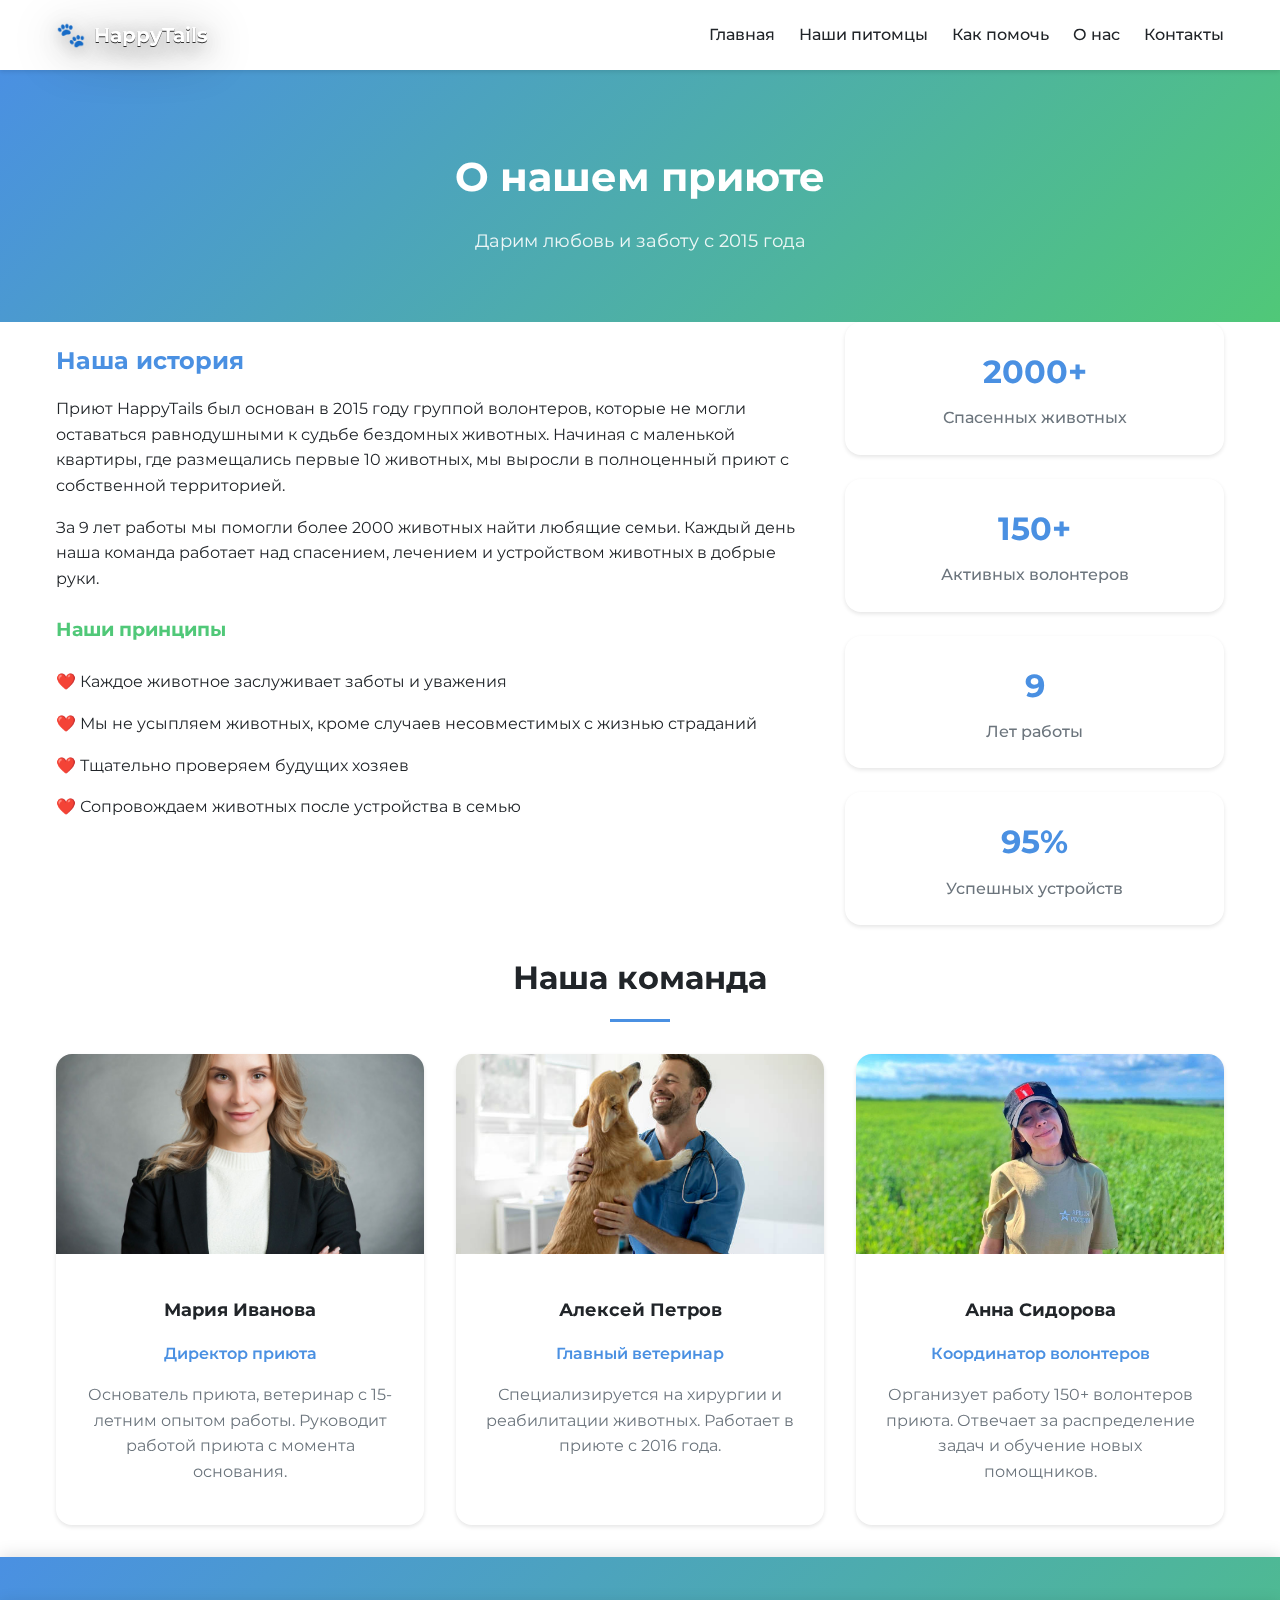
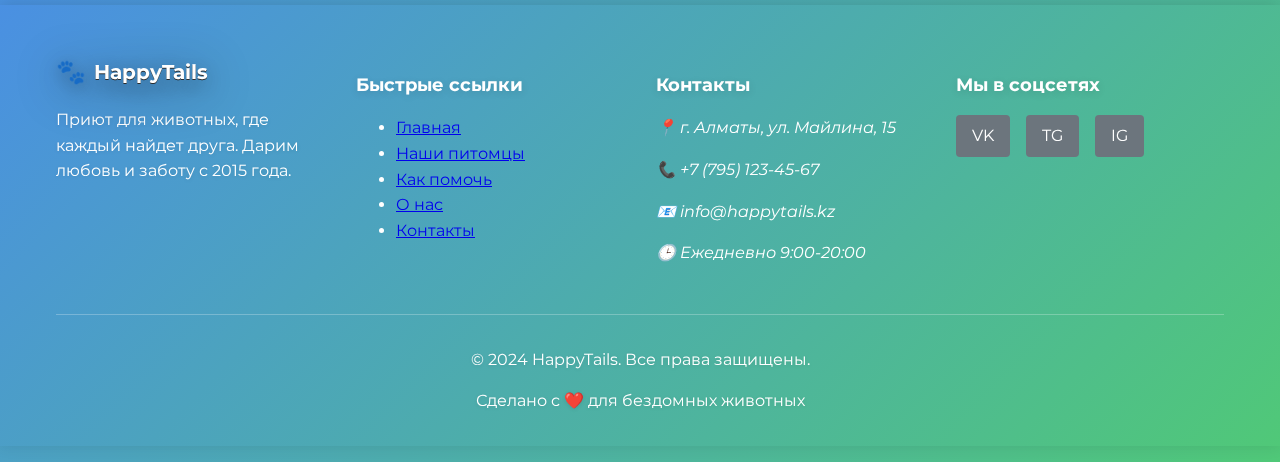
<file: about.html>
<!DOCTYPE html>
<html lang="ru">
<head>
    <meta charset="UTF-8">
    <meta name="viewport" content="width=device-width, initial-scale=1.0">
    <title>О нас - HappyTails</title>
    
    <link rel="preconnect" href="https://fonts.googleapis.com">
    <link rel="preconnect" href="https://fonts.gstatic.com" crossorigin>
    <link href="https://fonts.googleapis.com/css2?family=Montserrat:wght@400;500;600;700&display=swap" rel="stylesheet">
    
<link rel="stylesheet" href="style.css">
<link rel="stylesheet" href="variables.css">
<link rel="stylesheet" href="normalize.css">
</head>
<body>
    <header class="header">
          <header class="header">
        <div class="container">
            <div class="header__inner">
                <a href="index.html" class="logo">
                    <span class="logo__icon">🐾</span>
                    <span class="logo__text">HappyTails</span>
                </a>
                
                <!-- Гамбургер-меню на CSS (чекбокс перед навигацией для корректной работы селектора ~ ) -->
                <input type="checkbox" id="burger-toggle" class="burger-toggle">
                <label for="burger-toggle" class="burger" aria-label="Открыть меню" title="Меню">
                    <span></span>
                    <span></span>
                    <span></span>
                </label>

                <nav class="nav">
                    <ul class="nav__list">
                        <li class="nav__item"><a href="index.html" class="nav__link">Главная</a></li>
                        <li class="nav__item"><a href="pets.html" class="nav__link">Наши питомцы</a></li>
                        <li class="nav__item"><a href="help.html" class="nav__link">Как помочь</a></li>
                        <li class="nav__item"><a href="about.html" class="nav__link">О нас</a></li>
                        <li class="nav__item"><a href="contacts.html" class="nav__link">Контакты</a></li>
                    </ul>
                </nav>
            </div>
        </div>
    </header>

    <main class="main">
        <section class="page-header">
            <div class="container">
                <h1 class="page-title">О нашем приюте</h1>
                <p class="page-subtitle">Дарим любовь и заботу с 2015 года</p>
            </div>
        </section>

        <section class="about-story">
            <div class="container">
                <div class="about-content">
                    <div class="about-text">
                        <h2>Наша история</h2>
                        <p>Приют HappyTails был основан в 2015 году группой волонтеров, которые не могли оставаться равнодушными к судьбе бездомных животных. Начиная с маленькой квартиры, где размещались первые 10 животных, мы выросли в полноценный приют с собственной территорией.</p>
                        
                        <p>За 9 лет работы мы помогли более 2000 животных найти любящие семьи. Каждый день наша команда работает над спасением, лечением и устройством животных в добрые руки.</p>
                        
                        <h3>Наши принципы</h3>
                        <ul>
                            <li>Каждое животное заслуживает заботы и уважения</li>
                            <li>Мы не усыпляем животных, кроме случаев несовместимых с жизнью страданий</li>
                            <li>Тщательно проверяем будущих хозяев</li>
                            <li>Сопровождаем животных после устройства в семью</li>
                        </ul>
                    </div>
                    
                    <div class="about-stats">
                        <div class="stat-card">
                            <div class="stat-number">2000+</div>
                            <div class="stat-text">Спасенных животных</div>
                        </div>
                        <div class="stat-card">
                            <div class="stat-number">150+</div>
                            <div class="stat-text">Активных волонтеров</div>
                        </div>
                        <div class="stat-card">
                            <div class="stat-number">9</div>
                            <div class="stat-text">Лет работы</div>
                        </div>
                        <div class="stat-card">
                            <div class="stat-number">95%</div>
                            <div class="stat-text">Успешных устройств</div>
                        </div>
                    </div>
                </div>
            </div>
        </section>

        <section class="team">
            <div class="container">
                <h2 class="section-title">Наша команда</h2>
                <div class="team-grid">
                    <article class="team-card">
                        <div class="team-card__image">
                            <img src="director.jpg" alt="Директор приюта Мария" width="200" height="200" loading="lazy">
                        </div>
                        <div class="team-card__content">
                            <h3 class="team-card__name">Мария Иванова</h3>
                            <p class="team-card__role">Директор приюта</p>
                            <p class="team-card__bio">Основатель приюта, ветеринар с 15-летним опытом работы. Руководит работой приюта с момента основания.</p>
                        </div>
                    </article>

                    <article class="team-card">
                        <div class="team-card__image">
                            <img src="vet.jpg" alt="Ветеринар Алексей" width="200" height="200" loading="lazy">
                        </div>
                        <div class="team-card__content">
                            <h3 class="team-card__name">Алексей Петров</h3>
                            <p class="team-card__role">Главный ветеринар</p>
                            <p class="team-card__bio">Специализируется на хирургии и реабилитации животных. Работает в приюте с 2016 года.</p>
                        </div>
                    </article>

                    <article class="team-card">
                        <div class="team-card__image">
                            <img src="volonter.jpg" alt="Координатор Анна" width="200" height="200" loading="lazy">
                        </div>
                        <div class="team-card__content">
                            <h3 class="team-card__name">Анна Сидорова</h3>
                            <p class="team-card__role">Координатор волонтеров</p>
                            <p class="team-card__bio">Организует работу 150+ волонтеров приюта. Отвечает за распределение задач и обучение новых помощников.</p>
                        </div>
                    </article>
                </div>
            </div>
        </section>
    </main>

    <footer class="footer">
        <!-- Тот же футер -->
         <footer class="footer">
    <div class="container">
        <div class="footer__content">
            <!-- Информация о приюте -->
            <div class="footer__info">
                <div class="logo">
                    <span class="logo__icon">🐾</span>
                    <span class="logo__text">HappyTails</span>
                </div>
                <p class="footer__text">Приют для животных, где каждый найдет друга. Дарим любовь и заботу с 2015 года.</p>
            </div>
            
            <!-- Быстрые ссылки -->
            <div class="footer__links">
                <h3 class="footer__title">Быстрые ссылки</h3>
                <ul class="footer__list">
                    <li><a href="index.html" class="footer__link">Главная</a></li>
                    <li><a href="pets.html" class="footer__link">Наши питомцы</a></li>
                    <li><a href="help.html" class="footer__link">Как помочь</a></li>
                    <li><a href="about.html" class="footer__link">О нас</a></li>
                    <li><a href="contacts.html" class="footer__link">Контакты</a></li>
                </ul>
            </div>
            
            <!-- Контакты -->
            <div class="footer__contacts">
                <h3 class="footer__title">Контакты</h3>
                <address class="footer__address">
                    <p>📍 г. Алматы, ул. Майлина, 15</p>
                    <p>📞 +7 (795) 123-45-67</p>
                    <p>📧 info@happytails.kz</p>
                    <p>🕒 Ежедневно 9:00-20:00</p>
                </address>
            </div>
            
            <!-- Соцсети -->
            <div class="footer__social">
                <h3 class="footer__title">Мы в соцсетях</h3>
                <div class="social-links">
                    <a href="#" class="social-link" aria-label="ВКонтакте">
                        <span>VK</span>
                    </a>
                    <a href="#" class="social-link" aria-label="Telegram">
                        <span>TG</span>
                    </a>
                    <a href="#" class="social-link" aria-label="Instagram">
                        <span>IG</span>
                    </a>
                </div>
            </div>
        </div>
        
        <!-- Нижняя часть футера -->
        <div class="footer__bottom">
            <p>&copy; 2024 HappyTails. Все права защищены.</p>
            <p>Сделано с ❤️ для бездомных животных</p>
        </div>
    </div>
</footer>
</body>
</html>
</file>
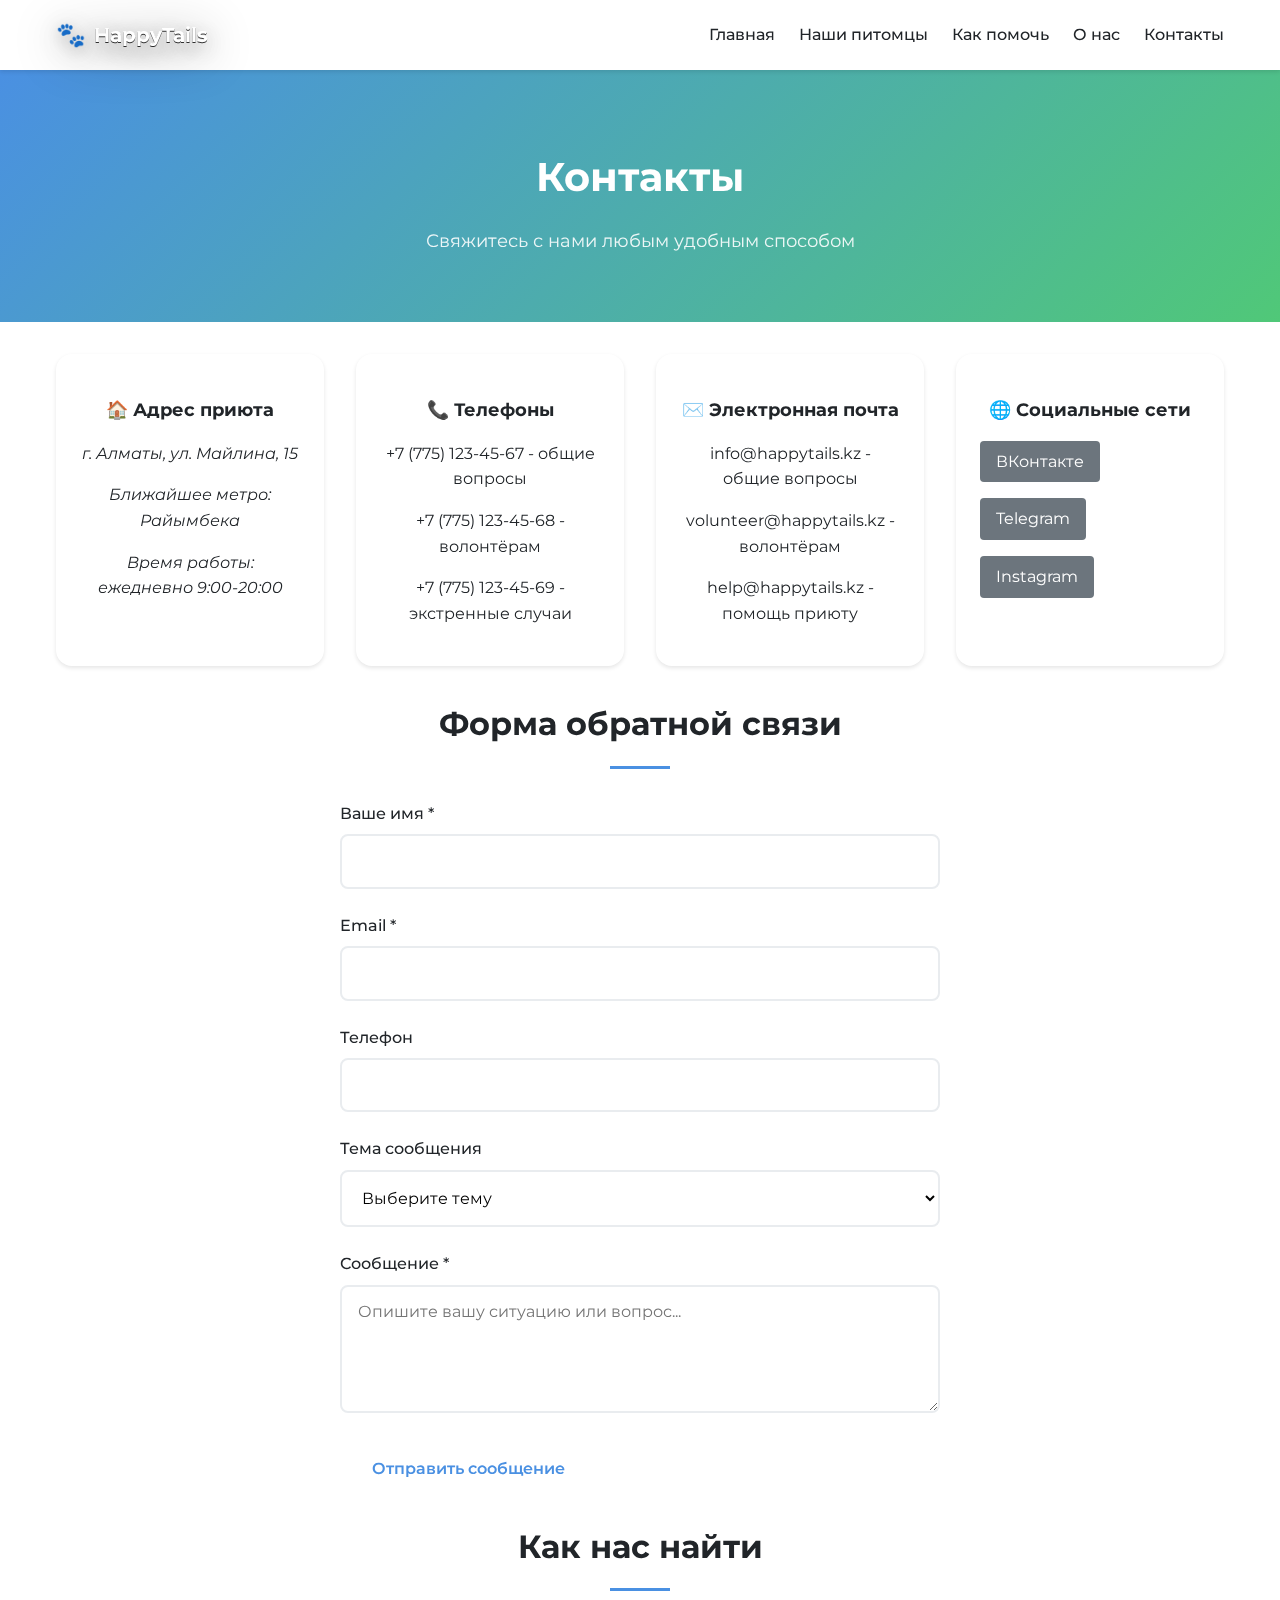
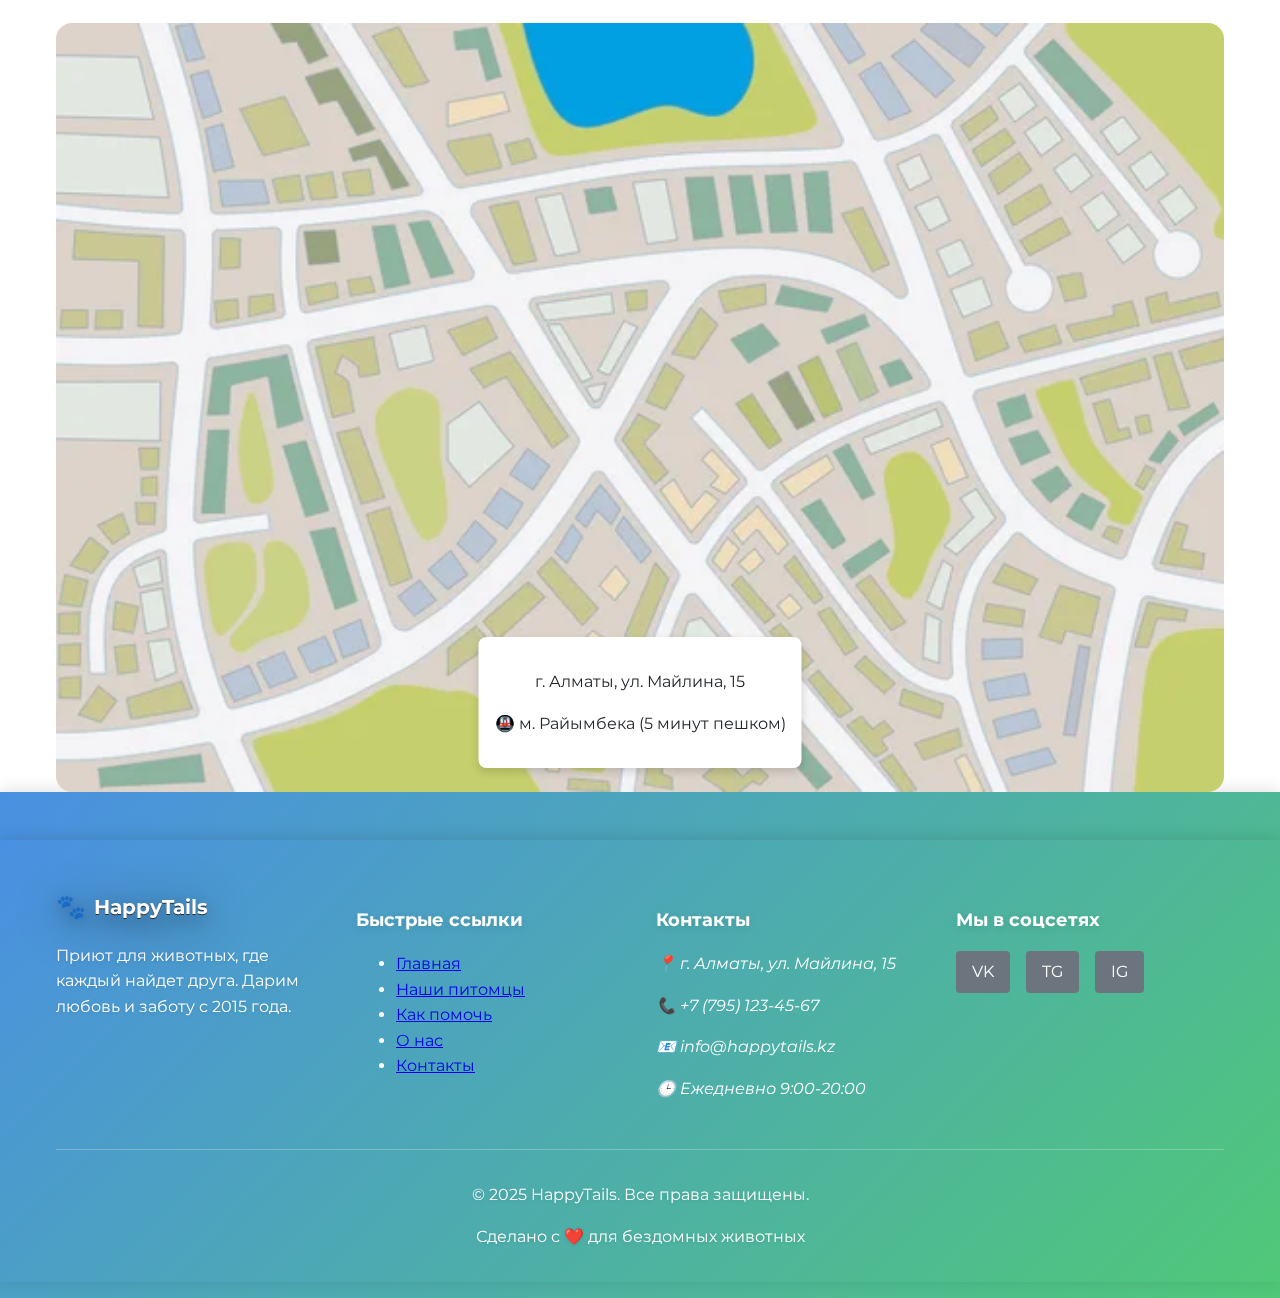
<file: contacts.html>
<!DOCTYPE html>
<html lang="ru">
<head>
    <meta charset="UTF-8">
    <meta name="viewport" content="width=device-width, initial-scale=1.0">
    <title>Контакты - HappyTails</title>
    
    <link rel="preconnect" href="https://fonts.googleapis.com">
    <link rel="preconnect" href="https://fonts.gstatic.com" crossorigin>
    <link href="https://fonts.googleapis.com/css2?family=Montserrat:wght@400;500;600;700&display=swap" rel="stylesheet">
    
<link rel="stylesheet" href="style.css">
<link rel="stylesheet" href="variables.css">
<link rel="stylesheet" href="normalize.css">
</head>
<body>
    <header class="header">
          <header class="header">
        <div class="container">
            <div class="header__inner">
                <a href="index.html" class="logo">
                    <span class="logo__icon">🐾</span>
                    <span class="logo__text">HappyTails</span>
                </a>
                
                <!-- Гамбургер-меню для мобильных -->
                <input type="checkbox" id="burger-toggle" class="burger-toggle">
                <label for="burger-toggle" class="burger" aria-label="Открыть меню" title="Меню">
                    <span></span>
                    <span></span>
                    <span></span>
                </label>

                <nav class="nav">
                    <ul class="nav__list">
                        <li class="nav__item"><a href="index.html" class="nav__link">Главная</a></li>
                        <li class="nav__item"><a href="pets.html" class="nav__link">Наши питомцы</a></li>
                        <li class="nav__item"><a href="help.html" class="nav__link">Как помочь</a></li>
                        <li class="nav__item"><a href="about.html" class="nav__link">О нас</a></li>
                        <li class="nav__item"><a href="contacts.html" class="nav__link">Контакты</a></li>
                    </ul>
                </nav>
            </div>
        </div>
    </header>

    <main class="main">
        <section class="page-header">
            <div class="container">
                <h1 class="page-title">Контакты</h1>
                <p class="page-subtitle">Свяжитесь с нами любым удобным способом</p>
            </div>
        </section>

        <section class="contact-info">
            <div class="container">
                <div class="contact-grid">
                    <article class="contact-card">
                        <h3 class="contact-card__title">🏠 Адрес приюта</h3>
                        <address>
                            <p>г. Алматы, ул. Майлина, 15</p>
                            <p>Ближайшее метро: Райымбека</p>
                            <p>Время работы: ежедневно 9:00-20:00</p>
                        </address>
                    </article>

                    <article class="contact-card">
                        <h3 class="contact-card__title">📞 Телефоны</h3>
                        <p>+7 (775) 123-45-67 - общие вопросы</p>
                        <p>+7 (775) 123-45-68 - волонтёрам</p>
                        <p>+7 (775) 123-45-69 - экстренные случаи</p>
                    </article>

                    <article class="contact-card">
                        <h3 class="contact-card__title">✉️ Электронная почта</h3>
                        <p>info@happytails.kz - общие вопросы</p>
                        <p>volunteer@happytails.kz - волонтёрам</p>
                        <p>help@happytails.kz - помощь приюту</p>
                    </article>

                    <article class="contact-card">
                        <h3 class="contact-card__title">🌐 Социальные сети</h3>
                        <div class="social-links">
                            <a href="#" class="social-link">ВКонтакте</a>
                            <a href="#" class="social-link">Telegram</a>
                            <a href="#" class="social-link">Instagram</a>
                        </div>
                    </article>
                </div>
            </div>
        </section>

        <section class="contact-form">
            <div class="container">
                <h2 class="section-title">Форма обратной связи</h2>
                <form class="form" action="#" method="POST">
                    <div class="form-group">
                        <label for="contact-name" class="form-label">Ваше имя *</label>
                        <input type="text" id="contact-name" name="name" class="form-input" required>
                    </div>
                    
                    <div class="form-group">
                        <label for="contact-email" class="form-label">Email *</label>
                        <input type="email" id="contact-email" name="email" class="form-input" required>
                    </div>
                    
                    <div class="form-group">
                        <label for="contact-phone" class="form-label">Телефон</label>
                        <input type="tel" id="contact-phone" name="phone" class="form-input">
                    </div>
                    
                    <div class="form-group">
                        <label for="contact-subject" class="form-label">Тема сообщения</label>
                        <select id="contact-subject" name="subject" class="form-select">
                            <option value="">Выберите тему</option>
                            <option value="adoption">Хочу забрать питомца</option>
                            <option value="volunteer">Хочу стать волонтёром</option>
                            <option value="help">Хочу помочь приюту</option>
                            <option value="question">Вопрос о работе приюта</option>
                            <option value="other">Другое</option>
                        </select>
                    </div>
                    
                    <div class="form-group">
                        <label for="contact-message" class="form-label">Сообщение *</label>
                        <textarea id="contact-message" name="message" class="form-textarea" rows="5" required placeholder="Опишите вашу ситуацию или вопрос..."></textarea>
                    </div>
                    
                    <button type="submit" class="btn btn--primary">Отправить сообщение</button>
                </form>
            </div>
        </section>

        <section class="map">
            <div class="container">
                <h2 class="section-title">Как нас найти</h2>
                <div class="map-placeholder">
                    <img src="map.jpg" alt="Карта расположения приюта HappyTails" width="800" height="400" loading="lazy">
                    <div class="map-overlay">
                        <p>г. Алматы, ул. Майлина, 15</p>
                        <p>🚇 м. Райымбека (5 минут пешком)</p>
                    </div>
                </div>
            </div>
        </section>
    </main>

    <footer class="footer">
        <!-- Тот же футер -->
         <footer class="footer">
    <div class="container">
        <div class="footer__content">
            <!-- Информация о приюте -->
            <div class="footer__info">
                <div class="logo">
                    <span class="logo__icon">🐾</span>
                    <span class="logo__text">HappyTails</span>
                </div>
                <p class="footer__text">Приют для животных, где каждый найдет друга. Дарим любовь и заботу с 2015 года.</p>
            </div>
            
            <!-- Быстрые ссылки -->
            <div class="footer__links">
                <h3 class="footer__title">Быстрые ссылки</h3>
                <ul class="footer__list">
                    <li><a href="index.html" class="footer__link">Главная</a></li>
                    <li><a href="pets.html" class="footer__link">Наши питомцы</a></li>
                    <li><a href="help.html" class="footer__link">Как помочь</a></li>
                    <li><a href="about.html" class="footer__link">О нас</a></li>
                    <li><a href="contacts.html" class="footer__link">Контакты</a></li>
                </ul>
            </div>
            
            <!-- Контакты -->
            <div class="footer__contacts">
                <h3 class="footer__title">Контакты</h3>
                <address class="footer__address">
                    <p>📍 г. Алматы, ул. Майлина, 15</p>
                    <p>📞 +7 (795) 123-45-67</p>
                    <p>📧 info@happytails.kz</p>
                    <p>🕒 Ежедневно 9:00-20:00</p>
                </address>
            </div>
            
            <!-- Соцсети -->
            <div class="footer__social">
                <h3 class="footer__title">Мы в соцсетях</h3>
                <div class="social-links">
                    <a href="#" class="social-link" aria-label="ВКонтакте">
                        <span>VK</span>
                    </a>
                    <a href="#" class="social-link" aria-label="Telegram">
                        <span>TG</span>
                    </a>
                    <a href="#" class="social-link" aria-label="Instagram">
                        <span>IG</span>
                    </a>
                </div>
            </div>
        </div>
        
        <!-- Нижняя часть футера -->
        <div class="footer__bottom">
            <p>&copy; 2025 HappyTails. Все права защищены.</p>
            <p>Сделано с ❤️ для бездомных животных</p>
        </div>
    </div>
</footer>
</body>
</html>
</file>
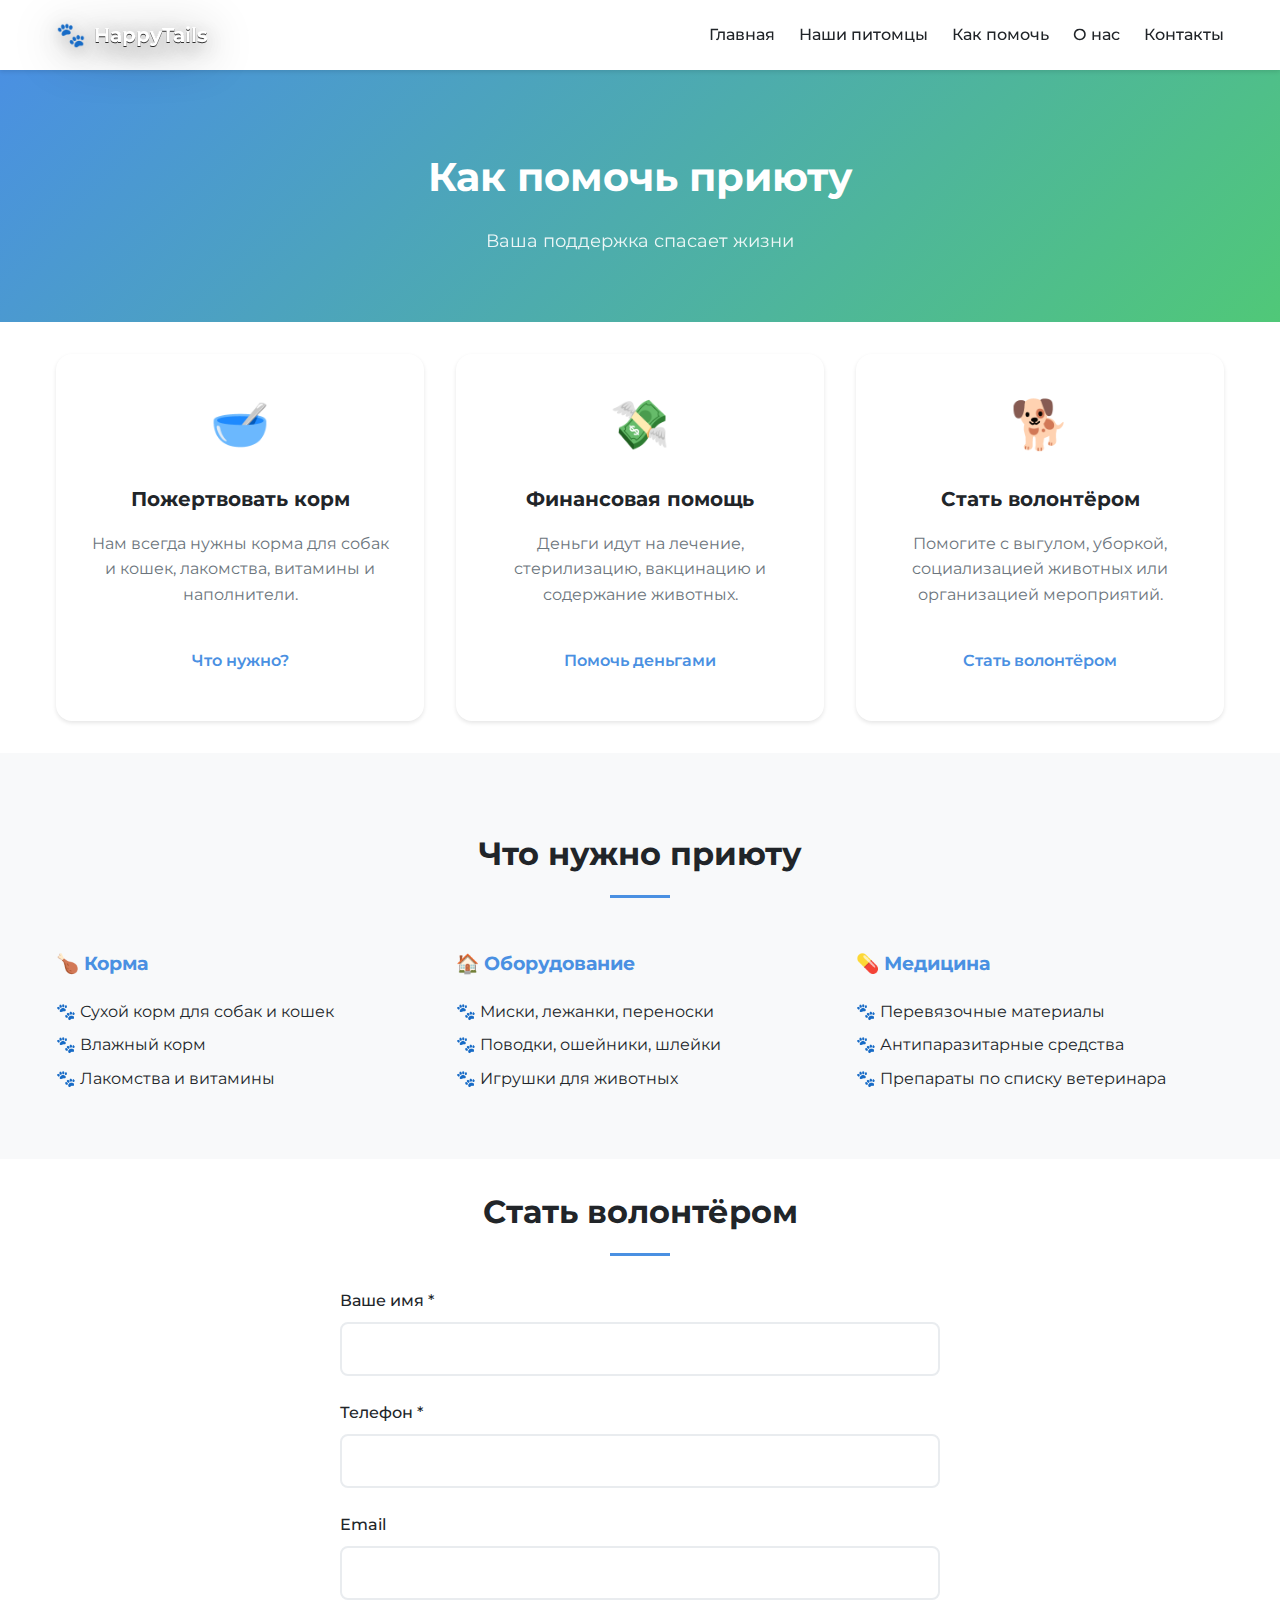
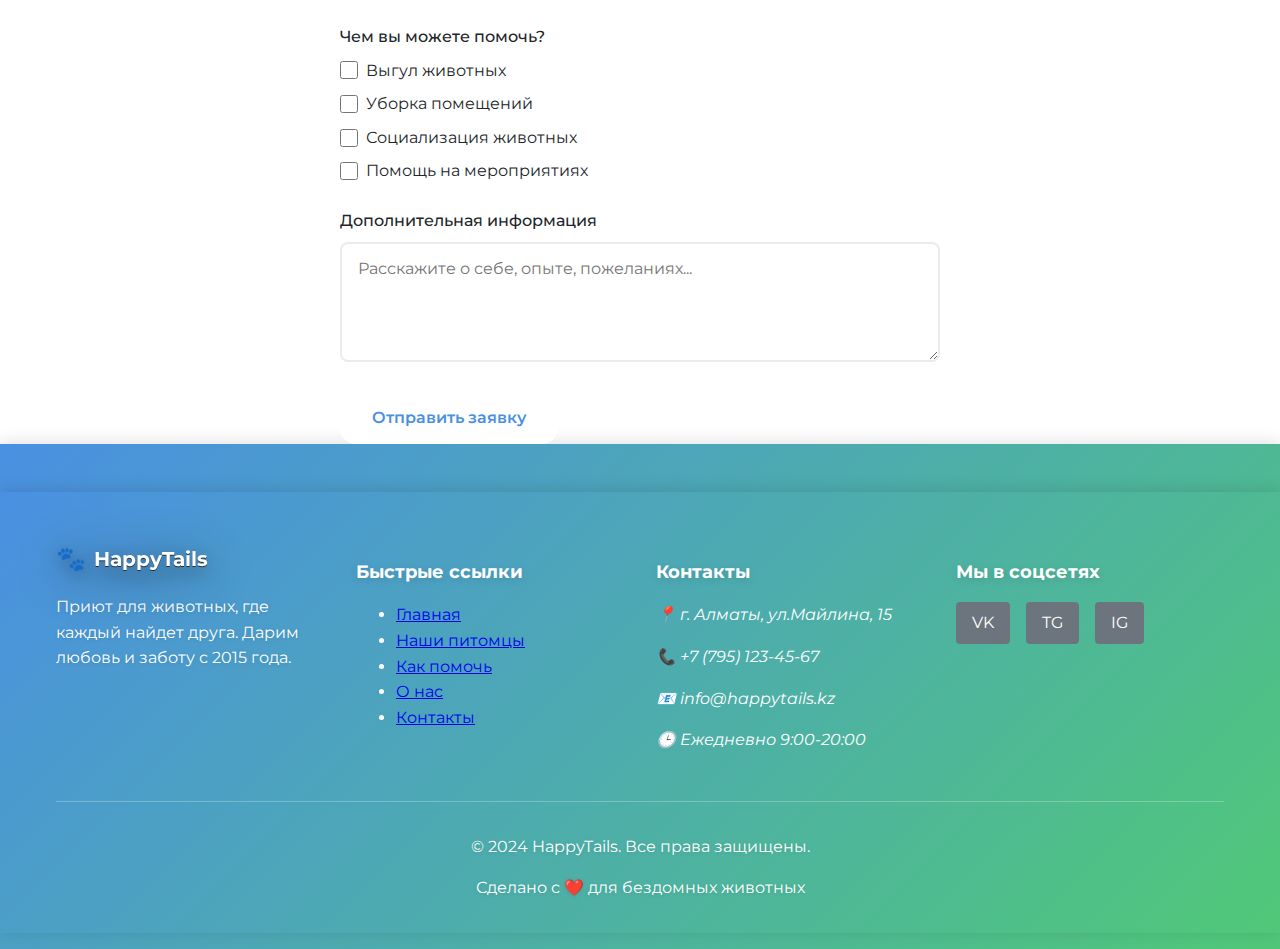
<file: help.html>
<!DOCTYPE html>
<html lang="ru">
<head>
    <meta charset="UTF-8">
    <meta name="viewport" content="width=device-width, initial-scale=1.0">
    <title>Как помочь - HappyTails</title>
    
    <link rel="preconnect" href="https://fonts.googleapis.com">
    <link rel="preconnect" href="https://fonts.gstatic.com" crossorigin>
    <link href="https://fonts.googleapis.com/css2?family=Montserrat:wght@400;500;600;700&display=swap" rel="stylesheet">
    
    <link rel="stylesheet" href="style.css">
    <link rel="stylesheet" href="variables.css">
    <link rel="stylesheet" href="normalize.css">
</head>
<body>
    <header class="header">
        <div class="container">
            <div class="header__inner">
                <a href="index.html" class="logo">
                    <span class="logo__icon">🐾</span>
                    <span class="logo__text">HappyTails</span>
                </a>
                
                <!-- Гамбургер-меню на CSS (чекбокс перед навигацией для корректной работы селектора ~ ) -->
                <input type="checkbox" id="burger-toggle" class="burger-toggle">
                <label for="burger-toggle" class="burger" aria-label="Открыть меню" title="Меню">
                    <span></span>
                    <span></span>
                    <span></span>
                </label>

                <nav class="nav">
                    <ul class="nav__list">
                        <li class="nav__item"><a href="index.html" class="nav__link">Главная</a></li>
                        <li class="nav__item"><a href="pets.html" class="nav__link">Наши питомцы</a></li>
                        <li class="nav__item"><a href="help.html" class="nav__link">Как помочь</a></li>
                        <li class="nav__item"><a href="about.html" class="nav__link">О нас</a></li>
                        <li class="nav__item"><a href="contacts.html" class="nav__link">Контакты</a></li>
                    </ul>
                </nav>
            </div>
        </div>
    </header>

    <main class="main">
        <section class="page-header">
            <div class="container">
                <h1 class="page-title">Как помочь приюту</h1>
                <p class="page-subtitle">Ваша поддержка спасает жизни</p>
            </div>
        </section>

        <section class="help-options">
            <div class="container">
                <div class="help-grid">
                    <article class="help-card">
                        <div class="help-card__icon">🥣</div>
                        <h3 class="help-card__title">Пожертвовать корм</h3>
                        <p class="help-card__text">Нам всегда нужны корма для собак и кошек, лакомства, витамины и наполнители.</p>
                        <a href="#food-details" class="btn btn--primary">Что нужно?</a>
                    </article>

                    <article class="help-card">
                        <div class="help-card__icon">💸</div>
                        <h3 class="help-card__title">Финансовая помощь</h3>
                        <p class="help-card__text">Деньги идут на лечение, стерилизацию, вакцинацию и содержание животных.</p>
                        <a href="#donate-details" class="btn btn--primary">Помочь деньгами</a>
                    </article>

                    <article class="help-card">
                        <div class="help-card__icon">🐕</div>
                        <h3 class="help-card__title">Стать волонтёром</h3>
                        <p class="help-card__text">Помогите с выгулом, уборкой, социализацией животных или организацией мероприятий.</p>
                        <a href="#volunteer-form" class="btn btn--primary">Стать волонтёром</a>
                    </article>
                </div>
            </div>
        </section>

        <section class="help-details" id="food-details">
            <div class="container">
                <h2 class="section-title">Что нужно приюту</h2>
                <div class="needs-grid">
                    <div class="need-item">
                        <h3>🍗 Корма</h3>
                        <ul>
                            <li>Сухой корм для собак и кошек</li>
                            <li>Влажный корм</li>
                            <li>Лакомства и витамины</li>
                        </ul>
                    </div>
                    <div class="need-item">
                        <h3>🏠 Оборудование</h3>
                        <ul>
                            <li>Миски, лежанки, переноски</li>
                            <li>Поводки, ошейники, шлейки</li>
                            <li>Игрушки для животных</li>
                        </ul>
                    </div>
                    <div class="need-item">
                        <h3>💊 Медицина</h3>
                        <ul>
                            <li>Перевязочные материалы</li>
                            <li>Антипаразитарные средства</li>
                            <li>Препараты по списку ветеринара</li>
                        </ul>
                    </div>
                </div>
            </div>
        </section>

        <section class="help-form" id="volunteer-form">
            <div class="container">
                <h2 class="section-title">Стать волонтёром</h2>
                <form class="form" action="#" method="POST">
                    <div class="form-group">
                        <label for="name" class="form-label">Ваше имя *</label>
                        <input type="text" id="name" name="name" class="form-input" required>
                    </div>
                    
                    <div class="form-group">
                        <label for="phone" class="form-label">Телефон *</label>
                        <input type="tel" id="phone" name="phone" class="form-input" required>
                    </div>
                    
                    <div class="form-group">
                        <label for="email" class="form-label">Email</label>
                        <input type="email" id="email" name="email" class="form-input">
                    </div>
                    
                    <div class="form-group">
                        <label class="form-label">Чем вы можете помочь?</label>
                        <div class="checkbox-group">
                            <label class="checkbox-label">
                                <input type="checkbox" name="help_type" value="walking"> Выгул животных
                            </label>
                            <label class="checkbox-label">
                                <input type="checkbox" name="help_type" value="cleaning"> Уборка помещений
                            </label>
                            <label class="checkbox-label">
                                <input type="checkbox" name="help_type" value="socialization"> Социализация животных
                            </label>
                            <label class="checkbox-label">
                                <input type="checkbox" name="help_type" value="events"> Помощь на мероприятиях
                            </label>
                        </div>
                    </div>
                    
                    <div class="form-group">
                        <label for="message" class="form-label">Дополнительная информация</label>
                        <textarea id="message" name="message" class="form-textarea" rows="4" placeholder="Расскажите о себе, опыте, пожеланиях..."></textarea>
                    </div>
                    
                    <button type="submit" class="btn btn--primary">Отправить заявку</button>
                </form>
            </div>
        </section>
    </main>

    <footer class="footer">
        <!-- Тот же футер -->
         <footer class="footer">
    <div class="container">
        <div class="footer__content">
            <!-- Информация о приюте -->
            <div class="footer__info">
                <div class="logo">
                    <span class="logo__icon">🐾</span>
                    <span class="logo__text">HappyTails</span>
                </div>
                <p class="footer__text">Приют для животных, где каждый найдет друга. Дарим любовь и заботу с 2015 года.</p>
            </div>
            
            <!-- Быстрые ссылки -->
            <div class="footer__links">
                <h3 class="footer__title">Быстрые ссылки</h3>
                <ul class="footer__list">
                    <li><a href="index.html" class="footer__link">Главная</a></li>
                    <li><a href="pets.html" class="footer__link">Наши питомцы</a></li>
                    <li><a href="help.html" class="footer__link">Как помочь</a></li>
                    <li><a href="about.html" class="footer__link">О нас</a></li>
                    <li><a href="contacts.html" class="footer__link">Контакты</a></li>
                </ul>
            </div>
            
            <!-- Контакты -->
            <div class="footer__contacts">
                <h3 class="footer__title">Контакты</h3>
                <address class="footer__address">
                    <p>📍 г. Алматы, ул.Майлина, 15</p>
                    <p>📞 +7 (795) 123-45-67</p>
                    <p>📧 info@happytails.kz</p>
                    <p>🕒 Ежедневно 9:00-20:00</p>
                </address>
            </div>
            
            <!-- Соцсети -->
            <div class="footer__social">
                <h3 class="footer__title">Мы в соцсетях</h3>
                <div class="social-links">
                    <a href="#" class="social-link" aria-label="ВКонтакте">
                        <span>VK</span>
                    </a>
                    <a href="#" class="social-link" aria-label="Telegram">
                        <span>TG</span>
                    </a>
                    <a href="#" class="social-link" aria-label="Instagram">
                        <span>IG</span>
                    </a>
                </div>
            </div>
        </div>
        
        <!-- Нижняя часть футера -->
        <div class="footer__bottom">
            <p>&copy; 2024 HappyTails. Все права защищены.</p>
            <p>Сделано с ❤️ для бездомных животных</p>
        </div>
    </div>
</footer>
</body>
</html>
</file>
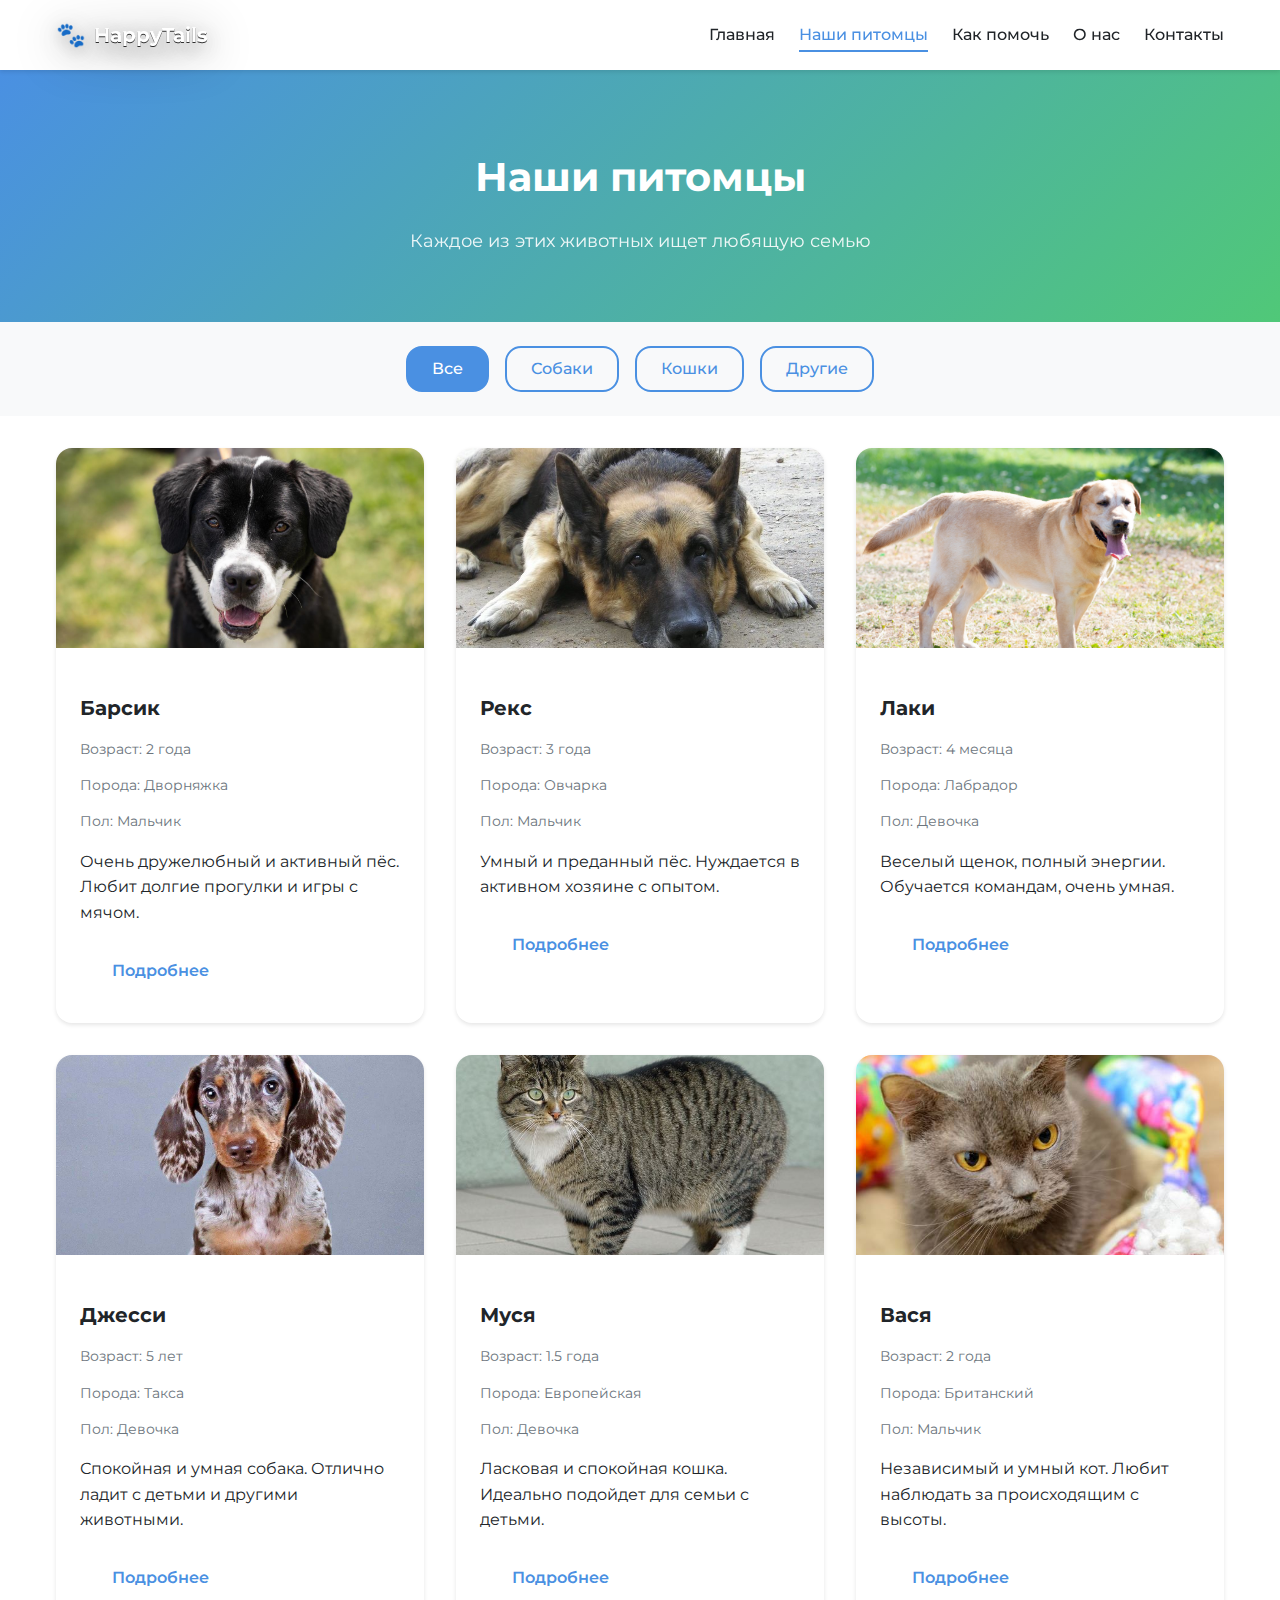
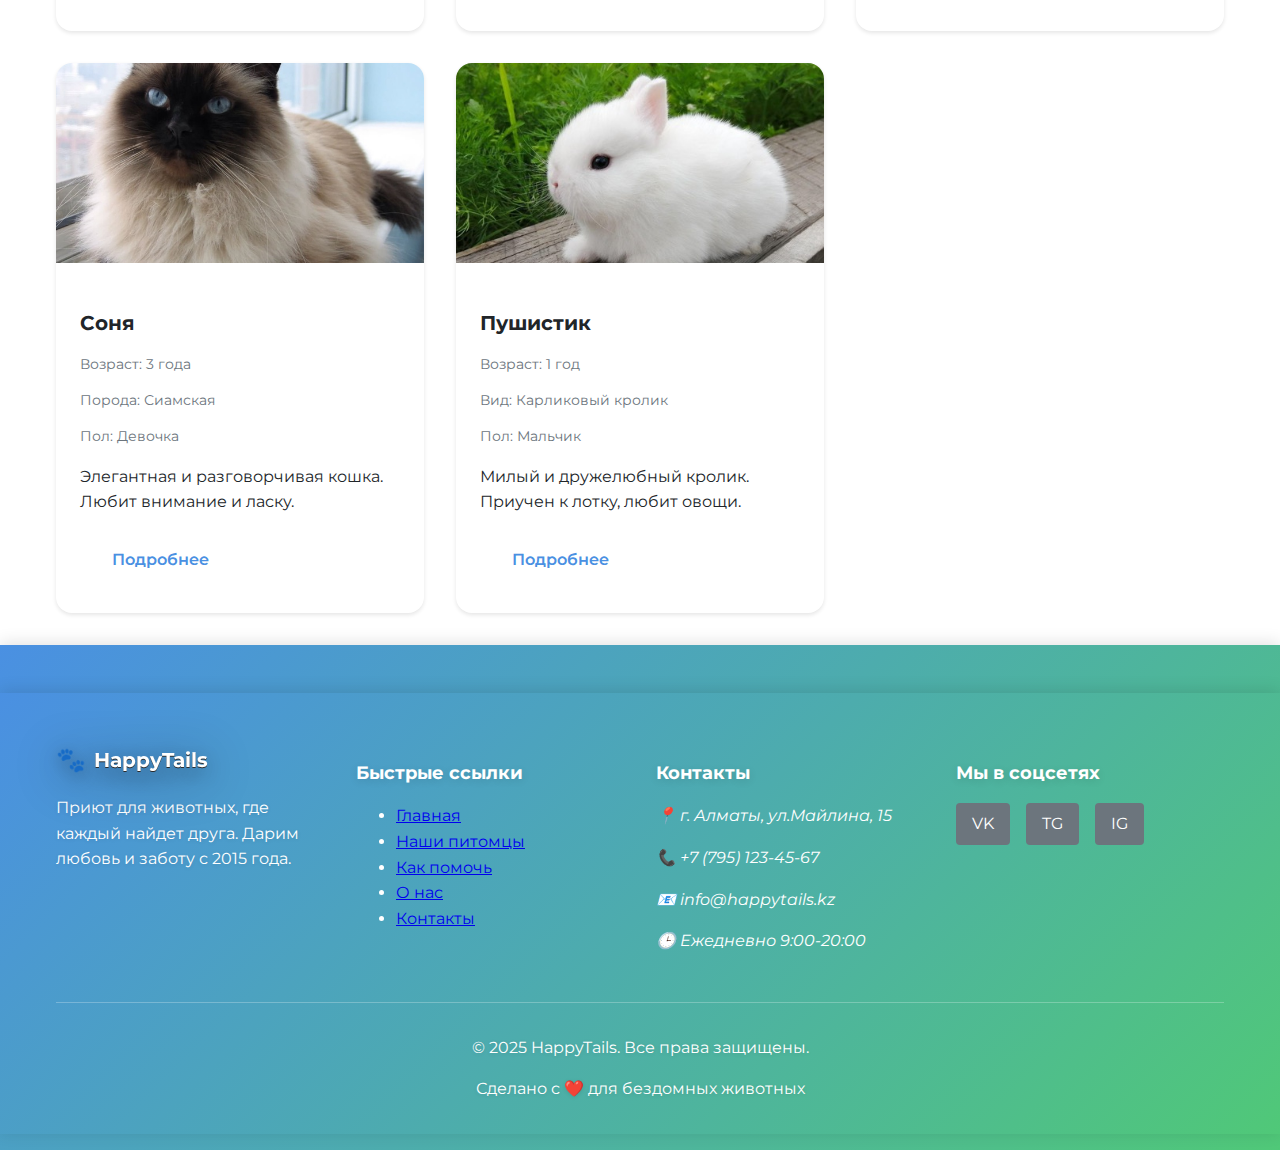
<file: pets.html>
<!DOCTYPE html>
<html lang="ru">
<head>
    <meta charset="UTF-8">
    <meta name="viewport" content="width=device-width, initial-scale=1.0">
    <title>Наши питомцы - HappyTails</title>
    
    <link rel="preconnect" href="https://fonts.googleapis.com">
    <link rel="preconnect" href="https://fonts.gstatic.com" crossorigin>
    <link href="https://fonts.googleapis.com/css2?family=Montserrat:wght@400;500;600;700&display=swap" rel="stylesheet">
    
<link rel="stylesheet" href="style.css">
<link rel="stylesheet" href="variables.css">
<link rel="stylesheet" href="normalize.css">
<script src="main.js"></script>
</head>
<body>
    <header class="header">
        <div class="container">
            <div class="header__inner">
                <a href="index.html" class="logo">
                    <span class="logo__icon">🐾</span>
                    <span class="logo__text">HappyTails</span>
                </a>
                
                <!-- Гамбургер-меню на CSS (чекбокс перед навигацией для корректной работы селектора ~ ) -->
                <input type="checkbox" id="burger-toggle" class="burger-toggle">
                <label for="burger-toggle" class="burger" aria-label="Открыть меню" title="Меню">
                    <span></span>
                    <span></span>
                    <span></span>
                </label>

                <nav class="nav">
                    <ul class="nav__list">
                        <li class="nav__item"><a href="index.html" class="nav__link">Главная</a></li>
                        <li class="nav__item"><a href="pets.html" class="nav__link active">Наши питомцы</a></li>
                        <li class="nav__item"><a href="help.html" class="nav__link">Как помочь</a></li>
                        <li class="nav__item"><a href="about.html" class="nav__link">О нас</a></li>
                        <li class="nav__item"><a href="contacts.html" class="nav__link">Контакты</a></li>
                    </ul>
                </nav>
            </div>
        </div>
    </header>

    <main class="main">
        <section class="page-header">
            <div class="container">
                <h1 class="page-title">Наши питомцы</h1>
                <p class="page-subtitle">Каждое из этих животных ищет любящую семью</p>
            </div>
        </section>

        <!-- Фильтры через CSS -->
        <section class="pets-filter">
            <div class="container">
                <div class="filter-buttons">
                    <a href="#all" class="filter-btn active">Все</a>
                    <a href="#dogs" class="filter-btn">Собаки</a>
                    <a href="#cats" class="filter-btn">Кошки</a>
                    <a href="#others" class="filter-btn">Другие</a>
                </div>
            </div>
        </section>

        <section class="pets-catalog">
            <div class="container">
                <div class="pets-grid">
                    <!-- Собаки -->
                    <article class="pet-card" data-category="dog">
                        <div class="pet-card__image">
                            <img src="dog1.jpg" alt="Собака Барсик" width="300" height="200" loading="lazy">
                        </div>
                        <div class="pet-card__content">
                            <h3 class="pet-card__name">Барсик</h3>
                            <p class="pet-card__info">Возраст: 2 года</p>
                            <p class="pet-card__info">Порода: Дворняжка</p>
                            <p class="pet-card__info">Пол: Мальчик</p>
                            <p class="pet-card__description">Очень дружелюбный и активный пёс. Любит долгие прогулки и игры с мячом.</p>
                            <a href="#modal-barsik" class="btn btn--primary">Подробнее</a>
                        </div>
                    </article>

                    <article class="pet-card" data-category="dog">
                        <div class="pet-card__image">
                            <img src="ovcharka.jpg" alt="Собака Рекс" width="300" height="200" loading="lazy">
                        </div>
                        <div class="pet-card__content">
                            <h3 class="pet-card__name">Рекс</h3>
                            <p class="pet-card__info">Возраст: 3 года</p>
                            <p class="pet-card__info">Порода: Овчарка</p>
                            <p class="pet-card__info">Пол: Мальчик</p>
                            <p class="pet-card__description">Умный и преданный пёс. Нуждается в активном хозяине с опытом.</p>
                            <a href="#modal-rex" class="btn btn--primary">Подробнее</a>
                        </div>
                    </article>

                    <article class="pet-card" data-category="dog">
                        <div class="pet-card__image">
                            <img src="labrador.jpg" alt="Собака Лаки" width="300" height="200" loading="lazy">
                        </div>
                        <div class="pet-card__content">
                            <h3 class="pet-card__name">Лаки</h3>
                            <p class="pet-card__info">Возраст: 4 месяца</p>
                            <p class="pet-card__info">Порода: Лабрадор</p>
                            <p class="pet-card__info">Пол: Девочка</p>
                            <p class="pet-card__description">Веселый щенок, полный энергии. Обучается командам, очень умная.</p>
                            <a href="#modal-lucky" class="btn btn--primary">Подробнее</a>
                        </div>
                    </article>

                    <article class="pet-card" data-category="dog">
                        <div class="pet-card__image">
                            <img src="taxa.jpeg" alt="Собака Джесси" width="300" height="200" loading="lazy">
                        </div>
                        <div class="pet-card__content">
                            <h3 class="pet-card__name">Джесси</h3>
                            <p class="pet-card__info">Возраст: 5 лет</p>
                            <p class="pet-card__info">Порода: Такса</p>
                            <p class="pet-card__info">Пол: Девочка</p>
                            <p class="pet-card__description">Спокойная и умная собака. Отлично ладит с детьми и другими животными.</p>
                            <a href="#modal-jessie" class="btn btn--primary">Подробнее</a>
                        </div>
                    </article>

                    <!-- Кошки -->
                    <article class="pet-card" data-category="cat">
                        <div class="pet-card__image">
                            <img src="cat1.jpg" alt="Кошка Муся" width="300" height="200" loading="lazy">
                        </div>
                        <div class="pet-card__content">
                            <h3 class="pet-card__name">Муся</h3>
                            <p class="pet-card__info">Возраст: 1.5 года</p>
                            <p class="pet-card__info">Порода: Европейская</p>
                            <p class="pet-card__info">Пол: Девочка</p>
                            <p class="pet-card__description">Ласковая и спокойная кошка. Идеально подойдет для семьи с детьми.</p>
                            <a href="#modal-musia" class="btn btn--primary">Подробнее</a>
                        </div>
                    </article>

                    <article class="pet-card" data-category="cat">
                        <div class="pet-card__image">
                            <img src="cat2.jpg" alt="Кот Вася" width="300" height="200" loading="lazy">
                        </div>
                        <div class="pet-card__content">
                            <h3 class="pet-card__name">Вася</h3>
                            <p class="pet-card__info">Возраст: 2 года</p>
                            <p class="pet-card__info">Порода: Британский</p>
                            <p class="pet-card__info">Пол: Мальчик</p>
                            <p class="pet-card__description">Независимый и умный кот. Любит наблюдать за происходящим с высоты.</p>
                            <a href="#modal-vasya" class="btn btn--primary">Подробнее</a>
                        </div>
                    </article>

                    <article class="pet-card" data-category="cat">
                        <div class="pet-card__image">
                            <img src="cat3.jpg" alt="Кошка Соня" width="300" height="200" loading="lazy">
                        </div>
                        <div class="pet-card__content">
                            <h3 class="pet-card__name">Соня</h3>
                            <p class="pet-card__info">Возраст: 3 года</p>
                            <p class="pet-card__info">Порода: Сиамская</p>
                            <p class="pet-card__info">Пол: Девочка</p>
                            <p class="pet-card__description">Элегантная и разговорчивая кошка. Любит внимание и ласку.</p>
                            <a href="#modal-sonya" class="btn btn--primary">Подробнее</a>
                        </div>
                    </article>

                    <!-- Другие животные -->
                    <article class="pet-card" data-category="other">
                        <div class="pet-card__image">
                            <img src="krolik.jpg" alt="Кролик Пушистик" width="300" height="200" loading="lazy">
                        </div>
                        <div class="pet-card__content">
                            <h3 class="pet-card__name">Пушистик</h3>
                            <p class="pet-card__info">Возраст: 1 год</p>
                            <p class="pet-card__info">Вид: Карликовый кролик</p>
                            <p class="pet-card__info">Пол: Мальчик</p>
                            <p class="pet-card__description">Милый и дружелюбный кролик. Приучен к лотку, любит овощи.</p>
                            <a href="#modal-fluffy" class="btn btn--primary">Подробнее</a>
                        </div>
                    </article>
                </div>
            </div>
        </section>
    </main>

    <footer class="footer">
        <!-- Тот же футер что в index.html -->
         <footer class="footer">
    <div class="container">
        <div class="footer__content">
            <!-- Информация о приюте -->
            <div class="footer__info">
                <div class="logo">
                    <span class="logo__icon">🐾</span>
                    <span class="logo__text">HappyTails</span>
                </div>
                <p class="footer__text">Приют для животных, где каждый найдет друга. Дарим любовь и заботу с 2015 года.</p>
            </div>
            
            <!-- Быстрые ссылки -->
            <div class="footer__links">
                <h3 class="footer__title">Быстрые ссылки</h3>
                <ul class="footer__list">
                    <li><a href="index.html" class="footer__link">Главная</a></li>
                    <li><a href="pets.html" class="footer__link">Наши питомцы</a></li>
                    <li><a href="help.html" class="footer__link">Как помочь</a></li>
                    <li><a href="about.html" class="footer__link">О нас</a></li>
                    <li><a href="contacts.html" class="footer__link">Контакты</a></li>
                </ul>
            </div>
            
            <!-- Контакты -->
            <div class="footer__contacts">
                <h3 class="footer__title">Контакты</h3>
                <address class="footer__address">
                    <p>📍 г. Алматы, ул.Майлина, 15</p>
                    <p>📞 +7 (795) 123-45-67</p>
                    <p>📧 info@happytails.kz</p>
                    <p>🕒 Ежедневно 9:00-20:00</p>
                </address>
            </div>
            
            <!-- Соцсети -->
            <div class="footer__social">
                <h3 class="footer__title">Мы в соцсетях</h3>
                <div class="social-links">
                    <a href="#" class="social-link" aria-label="ВКонтакте">
                        <span>VK</span>
                    </a>
                    <a href="#" class="social-link" aria-label="Telegram">
                        <span>TG</span>
                    </a>
                    <a href="#" class="social-link" aria-label="Instagram">
                        <span>IG</span>
                    </a>
                </div>
            </div>
        </div>
        
        <!-- Нижняя часть футера -->
        <div class="footer__bottom">
            <p>&copy; 2025 HappyTails. Все права защищены.</p>
            <p>Сделано с ❤️ для бездомных животных</p>
        </div>
    </div>
</footer>
</body>
</html>
</file>
<file: style.css>
/* Основные стили */
* {
    box-sizing: border-box;
}

body {
    font-family: 'Montserrat', sans-serif;
    font-size: 16px;
    line-height: 1.6;
    color: var(--text-primary);
    background-color: var(--bg-primary);
    margin: 0;
    padding: 0;
}

.container {
    max-width: 1200px;
    margin: 0 auto;
    padding: 0 var(--space-md);
}

/* Шапка */
.header {
    background-color: var(--white);
    box-shadow: var(--shadow-sm);
    position: sticky;
    top: 0;
    z-index: 1000;
}

.header__inner {
    display: flex;
    justify-content: space-between;
    align-items: center;
    padding: var(--space-md) 0;
}

.logo {
    display: flex;
    align-items: center;
    text-decoration: none;
    font-weight: 700;
    font-size: var(--font-size-xl);
    color: #fff;
    text-shadow: 0 6px 24px rgba(0,0,0,0.45), 0 1px 0 #333;
    filter: drop-shadow(0 6px 24px rgba(0,0,0,0.45));
}

.logo__icon {
    margin-right: var(--space-sm);
    font-size: var(--font-size-2xl);
    color: var(--white);
    text-shadow: 0 4px 16px rgba(0,0,0,0.28);
    filter: drop-shadow(0 4px 16px rgba(0,0,0,0.28));
}

/* Навигация */
.nav__list {
    display: flex;
    list-style: none;
    margin: 0;
    padding: 0;
    gap: var(--space-lg);
}

.nav__link {
    text-decoration: none;
    color: var(--text-primary);
    font-weight: 500;
    transition: color var(--transition-fast);
    position: relative;
    padding: var(--space-sm) 0;
}

.nav__link:hover,
.nav__link.active {
    color: var(--primary-color);
}

.nav__link::after {
    content: '';
    position: absolute;
    bottom: 0;
    left: 0;
    width: 0;
    height: 2px;
    background-color: var(--primary-color);
    transition: width var(--transition-normal);
}

.nav__link:hover::after,
.nav__link.active::after {
    width: 100%;
}


/* Баннер */
.banner {
    background: linear-gradient(135deg, var(--primary-color), var(--secondary-color));
    color: var(--text-light);
    padding: var(--space-xxl) 0;
    text-align: center;
    position: relative;
    overflow: hidden;
}

.banner::before {
    content: '🐾';
    position: absolute;
    top: 50%;
    left: 50%;
    transform: translate(-50%, -50%);
    font-size: 20rem;
    opacity: 0.1;
    z-index: 0;
}

.banner__content {
    position: relative;
    z-index: 1;
}

.banner__title {
    font-size: var(--font-size-4xl);
    margin-bottom: var(--space-md);
    font-weight: 700;
}

.banner__text {
    font-size: var(--font-size-lg);
    margin-bottom: var(--space-xl);
    max-width: 600px;
    margin-left: auto;
    margin-right: auto;
    opacity: 0.9;
}

.banner__buttons {
    display: flex;
    gap: var(--space-md);
    justify-content: center;
    flex-wrap: wrap;
}

/* Кнопки */
.btn {
    display: inline-flex;
    align-items: center;
    justify-content: center;
    padding: var(--space-md) var(--space-xl);
    border: none;
    border-radius: var(--radius-lg);
    text-decoration: none;
    font-weight: 600;
    text-align: center;
    cursor: pointer;
    transition: all var(--transition-normal);
    font-size: var(--font-size-base);
    min-height: 50px;
}

.btn--primary {
    background-color: var(--white);
    color: var(--primary-color);
}

.btn--primary:hover {
    transform: translateY(-2px);
    box-shadow: var(--shadow-md);
}

.btn--secondary {
    background: linear-gradient(90deg, var(--secondary-color), var(--primary-color));
    color: var(--white);
    border: none;
    box-shadow: 0 2px 8px rgba(0,0,0,0.10);
    font-weight: 700;
}

.btn--secondary:hover {
    background: var(--white);
    color: var(--primary-color);
    transform: translateY(-2px);
    box-shadow: 0 4px 16px rgba(0,0,0,0.18);
}

/* Секции */
.section-title {
    text-align: center;
    font-size: var(--font-size-3xl);
    margin-bottom: var(--space-xl);
    color: var(--text-primary);
    position: relative;
}

.section-title::after {
    content: '';
    display: block;
    width: 60px;
    height: 3px;
    background-color: var(--primary-color);
    margin: var(--space-md) auto;
}

.mission {
    padding: var(--space-xxl) 0;
    background-color: var(--bg-secondary);
}

.mission__text {
    text-align: center;
    max-width: 800px;
    margin: 0 auto;
    font-size: var(--font-size-lg);
    line-height: 1.8;
}

/* Особенности */
.features {
    padding: var(--space-xxl) 0;
}

.features__grid {
    display: grid;
    grid-template-columns: repeat(auto-fit, minmax(250px, 1fr));
    gap: var(--space-xl);
    margin-top: var(--space-xl);
}

.feature-card {
    text-align: center;
    padding: var(--space-xl);
    background: var(--white);
    border-radius: var(--radius-lg);
    box-shadow: var(--shadow-sm);
    transition: transform var(--transition-normal), box-shadow var(--transition-normal);
}

.feature-card:hover {
    transform: translateY(-5px);
    box-shadow: var(--shadow-md);
}

.feature-card__icon {
    font-size: 3rem;
    margin-bottom: var(--space-md);
}

.feature-card__title {
    font-size: var(--font-size-xl);
    margin-bottom: var(--space-md);
    color: var(--text-primary);
}

.feature-card__text {
    color: var(--text-secondary);
    line-height: 1.6;
}

/* Питомцы */
.pets-grid {
    display: grid;
    grid-template-columns: repeat(auto-fit, minmax(300px, 1fr));
    gap: var(--space-xl);
    margin: var(--space-xl) 0;
}

.pet-card {
    background: var(--white);
    border-radius: var(--radius-lg);
    overflow: hidden;
    box-shadow: var(--shadow-sm);
    transition: transform var(--transition-normal), box-shadow var(--transition-normal);
}

.pet-card:hover {
    transform: translateY(-5px);
    box-shadow: var(--shadow-lg);
}

.pet-card__image {
    width: 100%;
    height: 200px;
    overflow: hidden;
}

.pet-card__image img {
    width: 100%;
    height: 100%;
    object-fit: cover;
    transition: transform var(--transition-slow);
}

.pet-card:hover .pet-card__image img {
    transform: scale(1.05);
}

.pet-card__content {
    padding: var(--space-lg);
}

.pet-card__name {
    font-size: var(--font-size-xl);
    margin-bottom: var(--space-sm);
    color: var(--text-primary);
}

.pet-card__info {
    color: var(--text-secondary);
    margin-bottom: var(--space-xs);
    font-size: var(--font-size-sm);
}

.pet-card__description {
    margin: var(--space-md) 0;
    line-height: 1.6;
    color: var(--text-primary);
}

.weekly-pets__action {
    text-align: center;
    margin-top: var(--space-xl);
    margin-bottom: var(--space-xl);
}

/* Фильтры */
.pets-filter {
    background: var(--light-bg);
    padding: var(--space-lg) 0;
    position: sticky;
    top: 80px;
    z-index: 999;
}

.filter-buttons {
    display: flex;
    gap: var(--space-md);
    justify-content: center;
    flex-wrap: wrap;
}

.filter-btn {
    padding: var(--space-sm) var(--space-lg);
    border: 2px solid var(--primary-color);
    background: transparent;
    color: var(--primary-color);
    border-radius: var(--radius-lg);
    text-decoration: none;
    cursor: pointer;
    transition: all var(--transition-normal);
    font-weight: 500;
    display: inline-block;
}

.filter-btn.active,
.filter-btn:hover {
    background: var(--primary-color);
    color: var(--white);
}

/* Модальные окна на CSS */
.modal {
    position: fixed;
    top: 0;
    left: 0;
    width: 100%;
    height: 100%;
    background: rgba(0, 0, 0, 0.8);
    display: none;
    z-index: 2000;
    padding: var(--space-md);
    overflow-y: auto;
}

.modal:target {
    display: flex;
    align-items: center;
    justify-content: center;
}

.modal__content {
    background: var(--white);
    padding: var(--space-xl);
    border-radius: var(--radius-lg);
    max-width: 600px;
    width: 100%;
    position: relative;
    max-height: 90vh;
    overflow-y: auto;
}

.modal__close {
    position: absolute;
    top: var(--space-md);
    right: var(--space-md);
    font-size: var(--font-size-2xl);
    text-decoration: none;
    color: var(--text-secondary);
    width: 30px;
    height: 30px;
    display: flex;
    align-items: center;
    justify-content: center;
    border-radius: var(--radius-full);
    transition: background-color var(--transition-fast);
}

.modal__close:hover {
    background-color: var(--light-gray);
}

/* Помощь */
.help-grid {
    display: grid;
    grid-template-columns: repeat(auto-fit, minmax(300px, 1fr));
    gap: var(--space-xl);
    margin: var(--space-xl) 0;
}

.help-card {
    text-align: center;
    padding: var(--space-xl);
    background: var(--white);
    border-radius: var(--radius-lg);
    box-shadow: var(--shadow-sm);
    transition: transform var(--transition-normal);
}

.help-card:hover {
    transform: translateY(-5px);
}

.help-card__icon {
    font-size: 3rem;
    margin-bottom: var(--space-md);
}

.help-card__title {
    font-size: var(--font-size-xl);
    margin-bottom: var(--space-md);
    color: var(--text-primary);
}

.help-card__text {
    color: var(--text-secondary);
    margin-bottom: var(--space-lg);
    line-height: 1.6;
}

.help-details {
    padding: var(--space-xxl) 0;
    background: var(--bg-secondary);
}

.needs-grid {
    display: grid;
    grid-template-columns: repeat(auto-fit, minmax(250px, 1fr));
    gap: var(--space-xl);
}

.need-item h3 {
    color: var(--primary-color);
    margin-bottom: var(--space-md);
}

.need-item ul {
    list-style: none;
    padding: 0;
}

.need-item li {
    padding: var(--space-xs) 0;
    position: relative;
    padding-left: var(--space-lg);
}

.need-item li::before {
    content: '🐾';
    position: absolute;
    left: 0;
}

/* Формы */
.form {
    max-width: 600px;
    margin: 0 auto;
}

.form-group {
    margin-bottom: var(--space-lg);
}

.form-label {
    display: block;
    margin-bottom: var(--space-sm);
    font-weight: 500;
    color: var(--text-primary);
}

.form-input,
.form-textarea,
.form-select {
    width: 100%;
    padding: var(--space-md);
    border: 2px solid var(--light-gray);
    border-radius: var(--radius-md);
    font-family: inherit;
    font-size: var(--font-size-base);
    transition: border-color var(--transition-fast);
    background: var(--white);
}

.form-input:focus,
.form-textarea:focus,
.form-select:focus {
    outline: none;
    border-color: var(--primary-color);
}

.form-textarea {
    resize: vertical;
    min-height: 120px;
}

.form-select {
    cursor: pointer;
}

.checkbox-group {
    display: flex;
    flex-direction: column;
    gap: var(--space-sm);
}

.checkbox-label {
    display: flex;
    align-items: center;
    gap: var(--space-sm);
    cursor: pointer;
}

.checkbox-label input[type="checkbox"] {
    width: 18px;
    height: 18px;
}

/* Контакты */
.contact-grid {
    display: grid;
    grid-template-columns: repeat(auto-fit, minmax(250px, 1fr));
    gap: var(--space-xl);
    margin: var(--space-xl) 0;
}

.contact-card {
    text-align: center;
    padding: var(--space-lg);
    background: var(--white);
    border-radius: var(--radius-lg);
    box-shadow: var(--shadow-sm);
}

.contact-card__title {
    font-size: var(--font-size-lg);
    margin-bottom: var(--space-md);
    color: var(--text-primary);
}

/* О нас */
.about-content {
    display: grid;
    grid-template-columns: 2fr 1fr;
    gap: var(--space-xl);
    align-items: start;
}

.about-text h2 {
    color: var(--primary-color);
    margin-bottom: var(--space-md);
}

.about-text h3 {
    color: var(--secondary-color);
    margin: var(--space-lg) 0 var(--space-md);
}

.about-text ul {
    list-style: none;
    padding: 0;
}

.about-text li {
    padding: var(--space-sm) 0;
    position: relative;
    padding-left: var(--space-lg);
}

.about-text li::before {
    content: '❤️';
    position: absolute;
    left: 0;
}

.about-stats {
    display: flex;
    flex-direction: column;
    gap: var(--space-lg);
}

.stat-card {
    text-align: center;
    padding: var(--space-lg);
    background: var(--white);
    border-radius: var(--radius-lg);
    box-shadow: var(--shadow-sm);
}

.stat-number {
    font-size: var(--font-size-3xl);
    font-weight: 700;
    color: var(--primary-color);
    margin-bottom: var(--space-sm);
}

.stat-text {
    color: var(--text-secondary);
    font-weight: 500;
}

.team-grid {
    display: grid;
    grid-template-columns: repeat(auto-fit, minmax(250px, 1fr));
    gap: var(--space-xl);
    margin: var(--space-xl) 0;
}

.team-card {
    text-align: center;
    background: var(--white);
    border-radius: var(--radius-lg);
    overflow: hidden;
    box-shadow: var(--shadow-sm);
}

.team-card__image {
    width: 100%;
    height: 200px;
    overflow: hidden;
}

.team-card__image img {
    width: 100%;
    height: 100%;
    object-fit: cover;
}

.team-card__content {
    padding: var(--space-lg);
}

.team-card__name {
    font-size: var(--font-size-lg);
    margin-bottom: var(--space-xs);
    color: var(--text-primary);
}

.team-card__role {
    color: var(--primary-color);
    font-weight: 600;
    margin-bottom: var(--space-sm);
}

.team-card__bio {
    color: var(--text-secondary);
    line-height: 1.6;
}

/* Карта */
.map-placeholder {
    background: var(--light-bg);
    border-radius: var(--radius-lg);
    overflow: hidden;
    text-align: center;
    position: relative;
}

.map-placeholder img {
    width: 100%;
    height: auto;
    display: block;
}

.map-overlay {
    position: absolute;
    bottom: var(--space-lg);
    left: 50%;
    transform: translateX(-50%);
    background: var(--white);
    padding: var(--space-md);
    border-radius: var(--radius-md);
    box-shadow: var(--shadow-md);
}

/* Страницы */
.page-header {
    background: linear-gradient(135deg, var(--primary-color), var(--secondary-color));
    color: var(--text-light);
    padding: var(--space-xxl) 0;
    text-align: center;
}

.page-title {
    font-size: var(--font-size-4xl);
    margin-bottom: var(--space-md);
    font-weight: 700;
}

.page-subtitle {
    font-size: var(--font-size-lg);
    opacity: 0.9;
}

/* Подвал */
/* Яркий и контрастный футер */
.footer {
    background: linear-gradient(135deg, var(--primary-color), var(--secondary-color));
    color: var(--white);
    padding: var(--space-xxl) 0 var(--space-md);
    box-shadow: 0 -2px 16px rgba(0,0,0,0.12);
}


.footer__content {
    display: grid;
    grid-template-columns: repeat(auto-fit, minmax(250px, 1fr));
    gap: var(--space-xl);
    margin-bottom: var(--space-xl);
}

/* Усилить заголовки футера */
.footer__title {
    font-size: var(--font-size-lg);
    margin-bottom: var(--space-md);
    color: var(--white);
    text-shadow: 0 2px 8px rgba(0,0,0,0.12);
}


/* Сделать текст футера белым и читаемым */
.footer__text {
    color: var(--white);
    line-height: 1.6;
    text-shadow: 0 1px 4px rgba(0,0,0,0.10);
}


.social-links {
    display: flex;
    gap: var(--space-md);
    flex-wrap: wrap;
}

.social-link {
    display: inline-block;
    padding: var(--space-sm) var(--space-md);
    background-color: var(--gray);
    color: var(--white);
    text-decoration: none;
    border-radius: var(--radius-sm);
    transition: background-color var(--transition-fast);
}

.social-link:hover {
    background-color: var(--primary-color);
}

/* Яркая нижняя часть футера */
.footer__bottom {
    text-align: center;
    padding-top: var(--space-md);
    border-top: 1px solid rgba(255,255,255,0.25);
    color: var(--white);
    text-shadow: 0 1px 4px rgba(0,0,0,0.10);
}


/* Адаптивность */
@media (max-width: 768px) {

    .about-content {
        grid-template-columns: 1fr;
    }
    
    .filter-buttons {
        justify-content: flex-start;
        overflow-x: auto;
        padding-bottom: var(--space-sm);
    }
    
    .pets-grid {
        grid-template-columns: 1fr;
    }
    
    .help-grid {
        grid-template-columns: 1fr;
    }
    
    .contact-grid {
        grid-template-columns: 1fr;
    }
    
    .team-grid {
        grid-template-columns: 1fr;
    }

    .banner__buttons {
        flex-direction: column;
        align-items: center;
    }
    
    .btn {
        width: 100%;
        max-width: 300px;
    }

    .needs-grid {
        grid-template-columns: 1fr;
    }

    .map-overlay {
        position: static;
        transform: none;
        margin-top: var(--space-md);
    }
}
        /* ИСПРАВЛЕНИЕ ДЛЯ ПОЯВЛЕНИЯ МЕНЮ */
/* ГАРАНТИРОВАННО РАБОЧИЙ МОБИЛЬНЫЙ МЕНЮ */
@media (max-width: 768px) {
    /* Бургер */
    .burger {
        display: flex !important;
        position: relative;
        z-index: 1001;
    }
    
    /* Навигация - изначально скрыта */
    .nav {
        display: none;
        position: fixed;
        top: 70px;
        left: 0;
        width: 100%;
        background: linear-gradient(135deg, var(--primary-color) 0%, var(--secondary-color) 100%) !important;
        color: var(--white) !important;
        padding: 0;
        margin: 0;
        box-shadow: 0 2px 10px rgba(0,0,0,0.2);
        z-index: 1000;
    }
    
    .nav__list {
        flex-direction: column;
        padding: 0;
        margin: 0;
        width: 100%;
    }
    
    .nav__item {
        width: 100%;
        margin: 0;
    }
    
    .nav__link {
        display: block;
        padding: 15px 20px;
        border-bottom: 1px solid rgba(255,255,255,0.15);
        color: var(--white) !important;
        text-shadow: 0 2px 8px rgba(0,0,0,0.18);
        text-decoration: none;
        text-align: center;
        font-size: 16px;
        transition: background 0.2s, color 0.2s;
    }
    .nav__link:hover,
    .nav__link.active {
        background: var(--secondary-color);
        color: var(--white) !important;
    }
    
    /* ⬇️⬇️⬇️ САМОЕ ВАЖНОЕ: ПОКАЗАТЬ МЕНЮ ⬇️⬇️⬇️ */
    #burger-toggle:checked ~ .nav {
        display: block !important;
    }
    
    /* Анимация бургера */
    #burger-toggle:checked ~ .burger span:nth-child(1) {
        transform: rotate(45deg) translate(5px, 5px);
    }
    
    #burger-toggle:checked ~ .burger span:nth-child(2) {
        opacity: 0;
    }
    
    #burger-toggle:checked ~ .burger span:nth-child(3) {
        transform: rotate(-45deg) translate(7px, -6px);
    
    }
}
@media (max-width: 480px) {
    .container {
        padding: 0 var(--space-sm);
    }
    
    .page-title {
        font-size: var(--font-size-3xl);
    }
    
    .banner__title {
        font-size: var(--font-size-3xl);
    }
    
    .section-title {
        font-size: var(--font-size-2xl);
    }
    
    .feature-card {
        padding: var(--space-lg);
    }
    
    .pet-card__content {
        padding: var(--space-md);
    }
    
    .help-card {
        padding: var(--space-lg);
    }

    .modal__content {
        padding: var(--space-lg);
        margin: var(--space-sm);
    }

    .footer__content {
        grid-template-columns: 1fr;
        text-align: center;
    }
}

/* Анимации */
@keyframes fadeInUp {
    from {
        opacity: 0;
        transform: translateY(30px);
    }
    to {
        opacity: 1;
        transform: translateY(0);
    }
}

.feature-card,
.pet-card,
.help-card,
.team-card {
    animation: fadeInUp 0.6s ease-out;
}

.feature-card:nth-child(2) { animation-delay: 0.1s; }
.feature-card:nth-child(3) { animation-delay: 0.2s; }
.feature-card:nth-child(4) { animation-delay: 0.3s; }

/* Улучшение доступности */
@media (prefers-reduced-motion: reduce) {
    * {
        animation-duration: 0.01ms !important;
        animation-iteration-count: 1 !important;
        transition-duration: 0.01ms !important;
    }
}

/* Фокус для доступности */
button:focus,
a:focus,
input:focus,
textarea:focus,
select:focus {
    outline: 2px solid var(--primary-color);
    outline-offset: 2px;
}

/* Улучшение контрастности */
@media (prefers-contrast: high) {
    :root {
        --primary-color: #0066CC;
        --secondary-color: #008000;
        --text-primary: #000000;
        --text-secondary: #333333;
    }
}
/* МОБИЛЬНОЕ МЕНЮ */
.burger-toggle {
    display: none;
}

.burger {
    display: none;
    flex-direction: column;
    cursor: pointer;
    padding: var(--space-sm);
    background: none;
    border: none;
    z-index: 1001;
}

.burger span {
    width: 25px;
    height: 3px;
    background: linear-gradient(90deg, var(--secondary-color), var(--primary-color));
    margin: 2px 0;
    transition: var(--transition-normal);
    transform-origin: center;
    box-shadow: 0 2px 8px rgba(0,0,0,0.18);
}

/* МОБИЛЬНОЕ МЕНЮ - ИСПРАВЛЕННЫЙ ВАРИАНТ */
.burger-toggle {
    display: none;
}

.burger {
    display: none; /* Скрыт на компьютере */
    flex-direction: column;
    cursor: pointer;
    padding: 10px;
    background: none;
    border: none;
    z-index: 1000;
}

.burger span {
    width: 25px;
    height: 3px;
    background: linear-gradient(90deg, var(--secondary-color), var(--primary-color));
    margin: 3px 0;
    transition: 0.3s;
    box-shadow: 0 2px 8px rgba(0,0,0,0.18);
}

/* Адаптивность для мобильных */
@media (max-width: 768px) {
    /* ПОКАЗЫВАЕМ бургер на мобильных */
    .burger {
        display: flex !important; /* Важно: заставляем показываться */
    }
    
    /* Скрываем обычное меню */
    .nav {
        display: none;
        position: fixed;
        top: 70px;
        left: 0;
        width: 100%;
        background: white;
        padding: 20px;
        box-shadow: 0 2px 10px rgba(0,0,0,0.1);
        z-index: 999;
    }
    
    .nav__list {
        flex-direction: column;
        gap: 0;
    }
    
    .nav__item {
        width: 100%;
    }
    
    .nav__link {
        display: block;
        padding: 15px;
        border-bottom: 1px solid #eee;
        text-align: center;
        color: #333 !important;
    }
    
    /* Показываем меню когда чекбокс отмечен */
    .burger-toggle:checked ~ .nav {
        display: block;
    }
    
    /* Анимация бургера в крестик */
    .burger-toggle:checked ~ .burger span:nth-child(1) {
        transform: rotate(45deg) translate(5px, 5px);
        background: red !important; /* КРАСНЫЙ чтобы было видно */
    }
    
    .burger-toggle:checked ~ .burger span:nth-child(2) {
        opacity: 0;
    }
    
    .burger-toggle:checked ~ .burger span:nth-child(3) {
        transform: rotate(-45deg) translate(7px, -6px);
        background: red !important; /* КРАСНЫЙ чтобы было видно */
    }
}
</file>
<file: variables.css>
:root {
  /* Основные цвета */
  --primary-color: #4A90E2;      /* Голубой */
  --secondary-color: #50C878;    /* Светло-зеленый */
  --accent-color: #FF6B6B;       /* Коралловый */
  
  /* Нейтральные цвета */
  --white: #FFFFFF;
  --light-bg: #F8F9FA;
  --light-gray: #E9ECEF;
  --gray: #6C757D;
  --dark-gray: #343A40;
  --black: #212529;
  
  /* Цвета для текста */
  --text-primary: var(--black);
  --text-secondary: var(--gray);
  --text-light: var(--white);
  
  /* Цвета фона */
  --bg-primary: var(--white);
  --bg-secondary: var(--light-bg);
  --bg-dark: var(--dark-gray);
  
  /* Тени */
  --shadow-sm: 0 2px 4px rgba(0, 0, 0, 0.1);
  --shadow-md: 0 4px 8px rgba(0, 0, 0, 0.15);
  --shadow-lg: 0 8px 16px rgba(0, 0, 0, 0.2);
  
  /* Скругления */
  --radius-sm: 4px;
  --radius-md: 8px;
  --radius-lg: 16px;
  --radius-xl: 24px;
  --radius-full: 50%;
  
  /* Отступы */
  --space-xs: 0.25rem;
  --space-sm: 0.5rem;
  --space-md: 1rem;
  --space-lg: 1.5rem;
  --space-xl: 2rem;
  --space-xxl: 3rem;
  
  /* Шрифты */
  --font-primary: 'Montserrat', sans-serif;
  --font-size-xs: 0.75rem;
  --font-size-sm: 0.875rem;
  --font-size-base: 1rem;
  --font-size-lg: 1.125rem;
  --font-size-xl: 1.25rem;
  --font-size-2xl: 1.5rem;
  --font-size-3xl: 2rem;
  --font-size-4xl: 2.5rem;
  
  /* Переходы */
  --transition-fast: 0.2s ease;
  --transition-normal: 0.3s ease;
  --transition-slow: 0.5s ease;
}

/* Темная тема (бонус) */
@media (prefers-color-scheme: dark) {
  :root {
    --bg-primary: #1a1a1a;
    --bg-secondary: #2d2d2d;
    --text-primary: #ffffff;
    --text-secondary: #b0b0b0;
    --light-bg: #2d2d2d;
    --light-gray: #404040;
    --white: #2d2d2d;
    --shadow-sm: 0 2px 4px rgba(0, 0, 0, 0.3);
    --shadow-md: 0 4px 8px rgba(0, 0, 0, 0.4);
    --shadow-lg: 0 8px 16px rgba(0, 0, 0, 0.5);
  }
}
</file>
